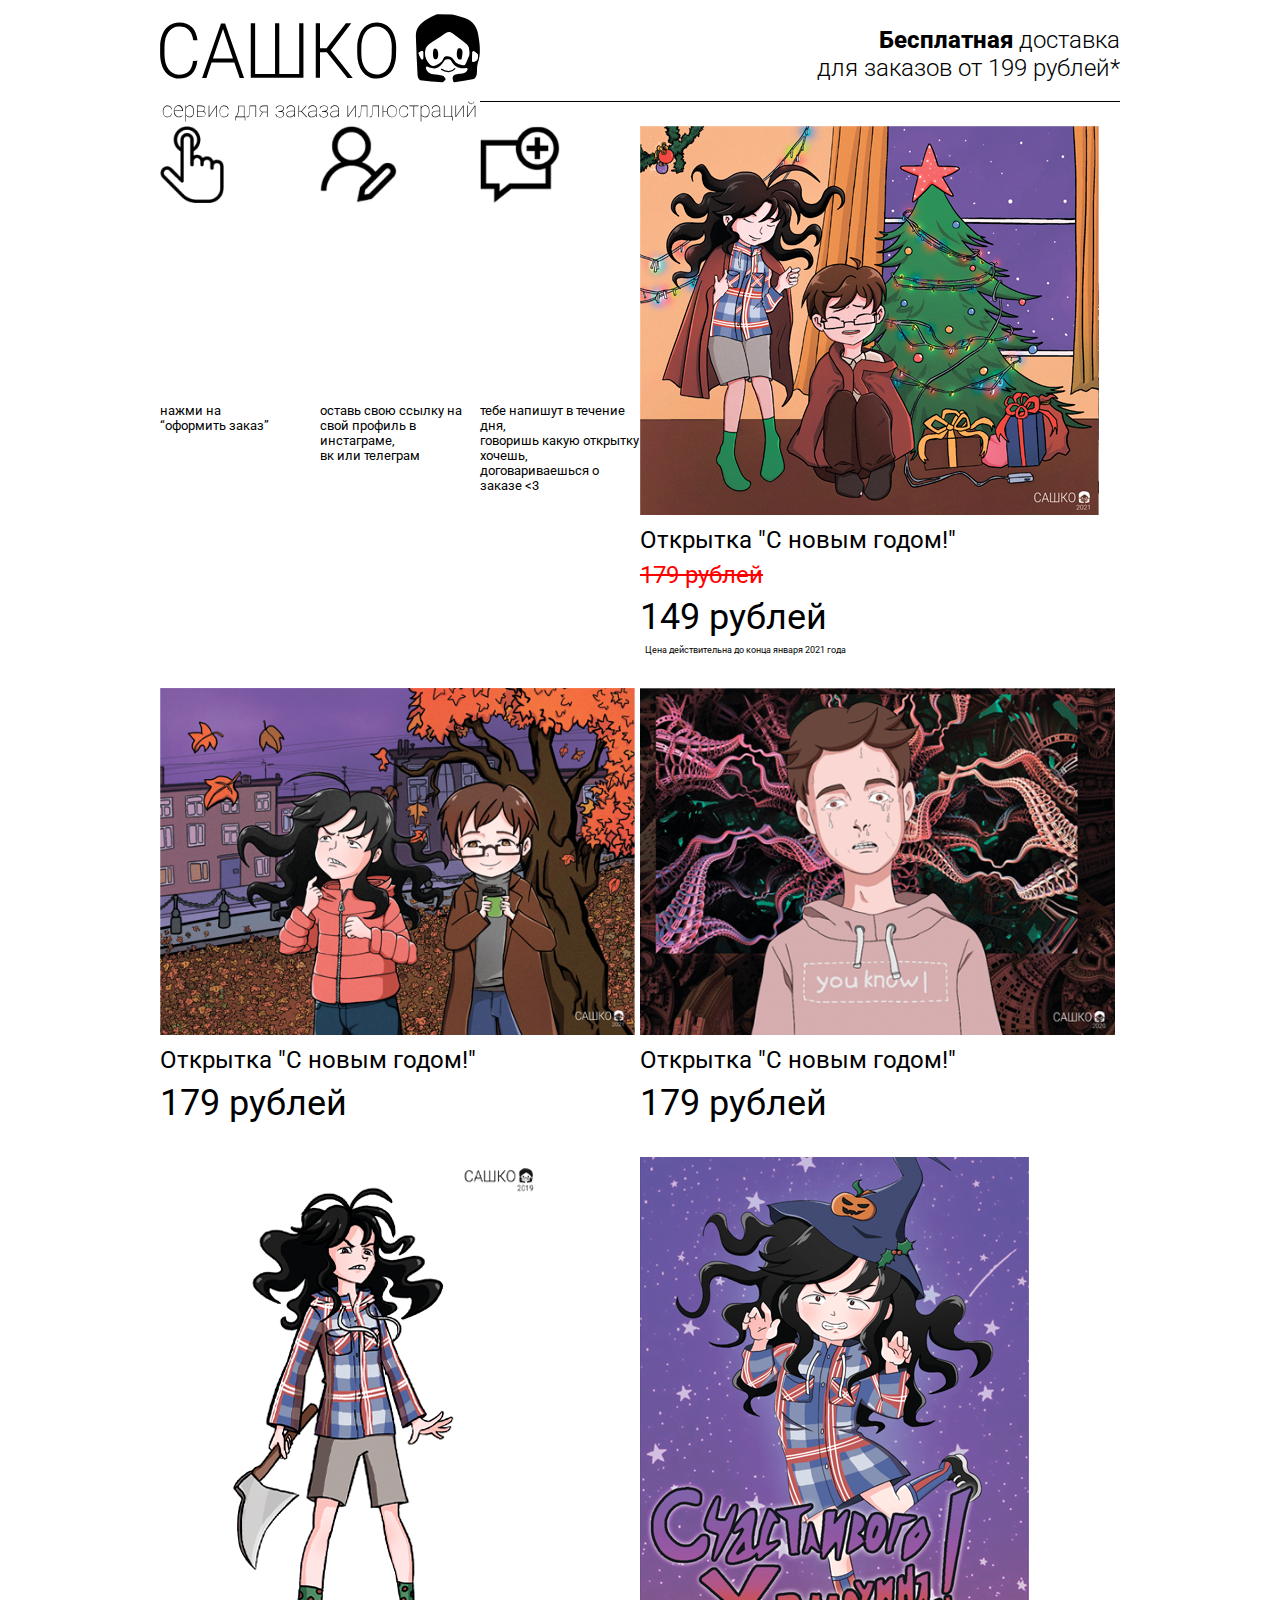
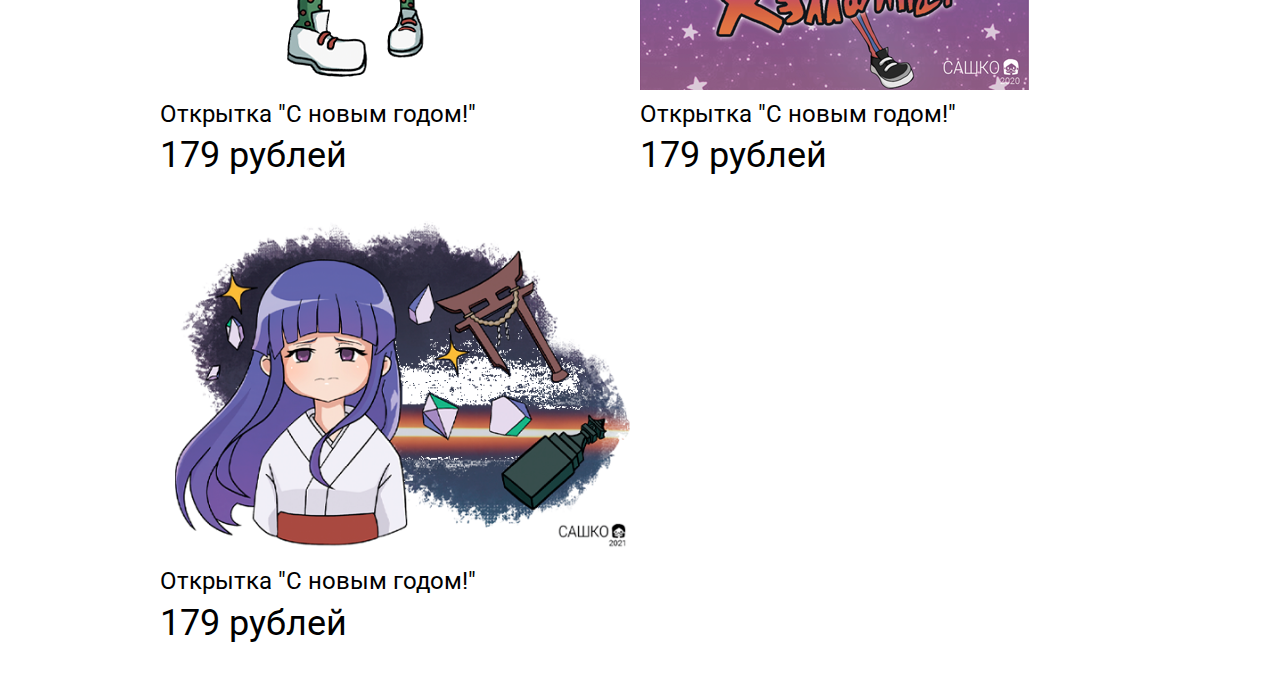
<file: index.html>
<!DOCTYPE html>
<html lang="ru">
<head>
  <meta charset="utf-8">
  <meta name="viewport" content="width=device-width">
  <link href="https://fonts.googleapis.com/css?family=Roboto:100,300&display=swap&subset=cyrillic,cyrillic-ext" rel="stylesheet">
  <link rel="stylesheet" href="style/style.css">
</head>
<body>
<container>
  <header>
    <div class="header-img">
      <img src = "style/img/logo.svg">
    </div>
    <div class="header-text"><span class="bbb">Бесплатная</span> доставка
      <br>для заказов от 199 рублей*</div>
  </header>

  <div class="mobile-header">
    <div class="header-img">
      <img src = "style/img/logo-white.svg" class="img-logo">
    </div>
    <div class="header-text"><span class="bbb">Бесплатная</span> доставка
      <br>для заказов от 199 рублей*</div>
  </div>

  <div class="catalog">
  <div class="howto">
    <div class="howto-title">Как заказать</div>
    <div class="howto-icon">
      <img src = "style/img/main/ht-1.png" class="icon">
    </div>
    <div class="howto-icon">
      <img src = "style/img/main/ht-2.png" class="icon">
    </div>
    <div class="howto-icon">
      <img src = "style/img/main/ht-3.png" class="icon">
    </div>
    <div class="howto-text">нажми на <br>
“оформить заказ”
    </div>
    <div class="howto-text">оставь свою ссылку на <br>
      свой профиль в инстаграме, <br>
      вк или телеграм
    </div>
    <div class="howto-text">тебе напишут в течение дня,<br>
      говоришь какую открытку хочешь, <br>
      договариваешься о заказе <3<br>
    </div>

  </div>
  <!--1-->
  <div class="item">
    <div class="item-img">
    <img src="style/img/items/03.png">
    </div>
    <div class="item-name">
      Открытка "С новым годом!"
    </div>
    <div class="item-old-price">
      <s>179 рублей</s>
    </div>
    <div class="item-new-price">
      149 рублей
    </div>
    <div class="item-description">
      Цена действительна до конца января 2021 года
    </div>

  </div>

  <!--2-->
  <div class="item">
    <div class="item-img">
    <img src="style/img/items/05.png">
    </div>
    <div class="item-name">
      Открытка "С новым годом!"
    </div>
    <div class="item-new-price">
      179 рублей
    </div>

  </div>

  <!--3-->
  <div class="item">
    <div class="item-img">
    <img src="style/img/items/02.png">
    </div>
    <div class="item-name">
      Открытка "С новым годом!"
    </div>
    <div class="item-new-price">
      179 рублей
    </div>

  </div>

  <!--4-->
  <div class="item">
    <div class="item-img">
    <img src="style/img/items/01.png">
    </div>
    <div class="item-name">
      Открытка "С новым годом!"
    </div>
    <div class="item-new-price">
      179 рублей
    </div>

  </div>

  <!--5-->
  <div class="item">
    <div class="item-img">
    <img src="style/img/items/04.png">
    </div>
    <div class="item-name">
      Открытка "С новым годом!"
    </div>
    <div class="item-new-price">
      179 рублей
    </div>

  </div>

  <!--6-->
  <div class="item">
    <div class="item-img">
    <img src="style/img/items/06.png">
    </div>
    <div class="item-name">
      Открытка "С новым годом!"
    </div>
    <div class="item-new-price">
      179 рублей
    </div>


  </div>

</div><!--catalog-->
</container>
</body>
</html>
</file>
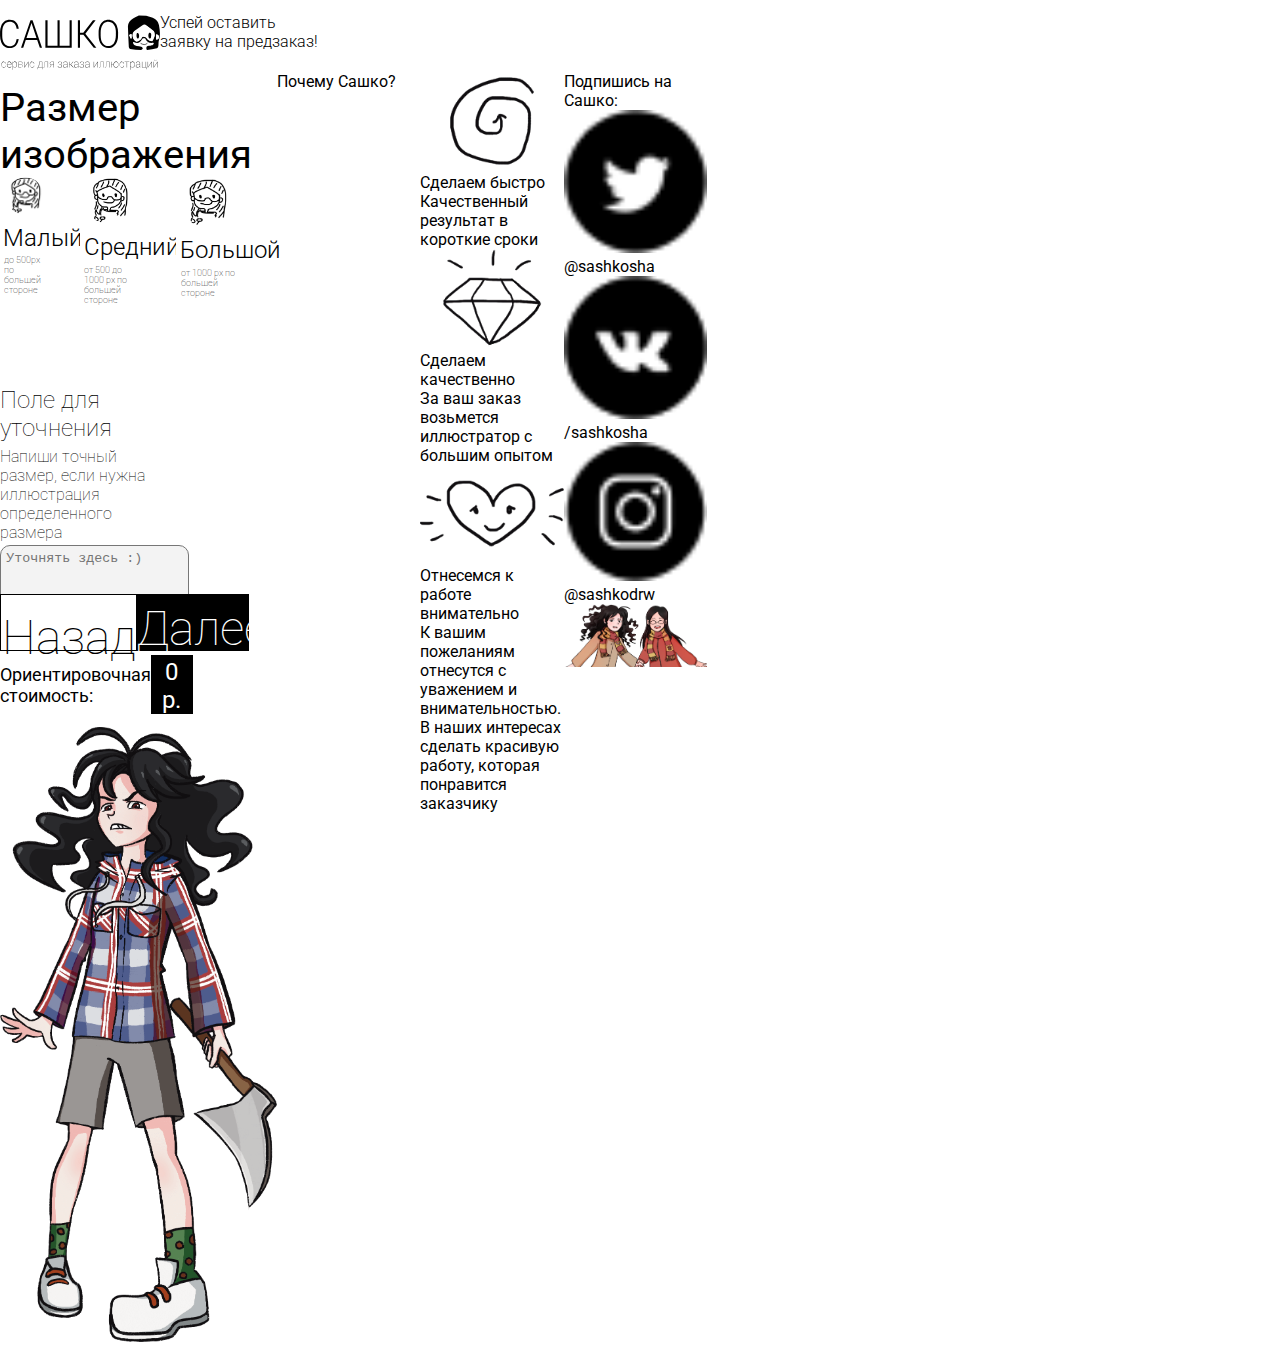
<file: order.html>
<!DOCTYPE html>
<html lang="ru">
<head>
  <meta charset="utf-8">
  <meta name="viewport" content="width=device-width">
  <link href="https://fonts.googleapis.com/css?family=Roboto:100,300&display=swap&subset=cyrillic,cyrillic-ext" rel="stylesheet">
  <link rel="stylesheet" href="style/style.css">
  <link rel="stylesheet" href="style/order.css">
  <script src="order.js"></script>
</head>
<body>
    <div class="main">
        <container>
            <header>
                <div class="logo">
                    <img class="img-logo" src="style/img/logo.svg">
                </div>
                <div class="slogan">Успей оставить заявку на предзаказ!</div>
            </header>

            <div class="main-page">
                <div class="info">
                    <!--Первый вопрос формы-->
                    <div class="page" id="page1">
                        <div class="title">Размер изображения</div>
                        <div class="select">
                            <input style="display:none" type="radio" id="selectsize1" name="size" value="small">
                            <input style="display:none" type="radio" id="selectsize2" name="size" value="middle">
                            <input style="display:none" type="radio" id="selectsize3" name="size" value="big">

                            <label for="selectsize1" id="size1" class="item item-size" data-for="selectsize1">
                                <div class="item-img">
                                    <img class="item" src="style/img/order/example.png">
                                </div>
                                <div class="item-name">Малый</div>
                                <div class="item-description">до 500px по большей стороне</div>
                            </label>

                            <label for="selectsize2" id="size2" class="item item-size" data-for="selectsize2">
                                <div class="item-img">
                                    <img class="item" src="style/img/order/example.png">
                                </div>
                                <div class="item-name">Средний</div>
                                <div class="item-description">от 500 до 1000 px по большей стороне</div>
                            </label>

                            <label for="selectsize3" id="size3" class="item item-size" data-for="selectsize3">
                                <div class="item-img">
                                    <img class="item" src="style/img/order/example.png">
                                </div>
                                <div class="item-name">Большой</div>
                                <div class="item-description">от 1000 px по большей стороне</div>
                            </label>

                            <div class="comment">
                                <div class="comment-title">Поле для уточнения</div>
                                <div class="comment-description">Напиши точный размер, если нужна иллюстрация определенного размера
                                </div>
                                <div class="comment-textarea">
                                    <textarea id="comment" class="txt-comment" placeholder="Уточнять здесь :)"></textarea>
                                </div>
                            </div>
                        </div>
                    </div>
                    <!--Второй вопрос-->
                    <div class="page" id="page2" style="display: none">
                        <div class="title">Сложность арта</div>
                        <div class="select">

                            <input style="display:none" type="radio" id="selectstage1" name="stage" value="sketch">
                            <input style="display:none" type="radio" id="selectstage2" name="stage" value="line">
                            <input style="display:none" type="radio" id="selectstage3" name="stage" value="monochrome">
                            <input style="display:none" type="radio" id="selectstage4" name="stage" value="color">
                            <input style="display:none" type="radio" id="selectstage5" name="stage" value="shading">
                            <!--чекбокс для выбора цветного лайна. выбирается опционально, доступен при заказе всего, кроме скетча -->
                            <input style="display:none" type="checkbox" id="selectcolorline" name="colorline" value="ok">

                            <label for="selectstage1" id="stage1" class="item item-stage" data-for="selectstage1">
                                <div class="item-img">
                                    <img class="item" src="style/img/order/example.png">
                                </div>
                                <div class="item-name">Скетч</div>
                                <div class="item-description">Набросок</div>
                            </label>

                            <label for="selectstage2" id="stage2" class="item item-stage" data-for="selectstage2">
                                <div class="item-img">
                                    <img class="item" src="style/img/order/example.png">
                                </div>
                                <div class="item-name">Лайн</div>
                                <div class="item-description">Обводка</div>
                            </label>

                            <label for="selectstage3" id="stage3" class="item item-stage" data-for="selectstage3">
                                <div class="item-img">
                                    <img class="item" src="style/img/order/example.png">
                                </div>
                                <div class="item-name">Черно-белый арт</div>
                                <div class="item-description">Монохромный арт</div>
                            </label>

                            <label for="selectstage4" id="stage4" class="item item-stage" data-for="selectstage4">
                                <div class="item-img">
                                    <img class="item" src="style/img/order/example.png">
                                </div>
                                <div class="item-name">Цветной арт</div>
                                <div class="item-description">Арт в цвете. Без теней. Плоский.</div>
                            </label>

                            <label for="selectstage5" id="stage5" class="item item-stage" data-for="selectstage5">
                                <div class="item-img">
                                    <img class="item" src="style/img/order/example.png">
                                </div>
                                <div class="item-name">С шейдингом</div>
                                <div class="item-description">С тенями и бликами</div>
                            </label>

                            <label style="display:none" id="colorline" for="selectcolorline" class="item">
                                <div class="item-img">
                                    <img class="item" src="style/img/order/example.png">
                                </div>
                                <div class="item-name">Цветной лайн</div>
                                <div class="item-description">Цвет линии под цвет объекта</div>
                            </label>
                        </div>
                    </div>
                    <!--третья-->
                    <div class="page" id="page3" style="display: none">
                        <div class="title">Техническое задание</div>
                        <div class="select">
                            Размер изображения: 
                            <span id="final_size">
                            </span>
                            <br>
                            Вид арта: 
                            <span id="final_stage">
                            </span>
                            <br>
                            <span id="final_colorline">
                            </span>
                            <br>
                            Ориентировочная стоимость: 
                            <span id="final_result">
                            </span>
                            <br>
                        </div>
                    </div>
                    <div class="buttons">
                        <div class="error"><span class="span-error" id="error"></span></div>
                        <div class="button-back" id="button-back">
                            <span class="button-back-span">Назад</span>
                        </div>

                        <div class="button-ok" id="button-ok">
                            <span class="button-ok-span">Далее</span>
                        </div>

                        <div class="result">
                            <div class="result-text">Ориентировочная стоимость: </div>
                            <div class="result-cost"><span id="cost">0</span> p.</div>
                        </div>
                    </div>
                </div>
                <div class="art"><img class="main-img" src="style/img/main_img.png"></div>

            </div>


            <div class="why">
             Почему Сашко?
         </div>

         <div class="reasons">
            <div class="reason-div">
                <div class="reason-img">
                    <img class="img-reasons" src="style/img/main/speed.png">
                </div>
                <div class="reason-title">
                    Сделаем быстро
                </div>
                <div class="reason-text">
                    Качественный результат в короткие сроки
                </div>
            </div>

            <div class="reason-div">
             <div class="reason-img">
                <img class="img-reasons" src="style/img/main/quality.png">
            </div>
            <div class="reason-title">
                Сделаем качественно
            </div>
            <div class="reason-text">
                За ваш заказ возьмется иллюстратор с большим опытом
            </div>
        </div>
        <div class="reason-div">
            <div class="reason-img">
                <img class="img-reasons" src="style/img/main/care.png">
            </div>
            <div class="reason-title">
                Отнесемся к работе внимательно
            </div>
            <div class="reason-text">
                К вашим пожеланиям отнесутся с уважением и внимательностью. В наших интересах сделать красивую работу, которая понравится заказчику
            </div>
        </div>

    </div>

    <footer>
        <div class="footer-subscribe">

            Подпишись на Сашко:

            <div class="subscr">
                <img onclick="location.href='http://twitter.com/sashkosha'" src="style/img/twitter.png">
                @sashkosha
            </div>
            <div class="subscr">
                <img onclick="location.href='http://vk.com/sashkosha'" src="style/img/vk.png">
                /sashkosha
            </div>
            <div class="subscr">
                <img onclick="location.href='http://instagram.com/sashkodrw'" src="style/img/instagram.png">
                @sashkodrw
            </div>
        </div>

        <div class="footer-image">
            <img class="img-icon" src="style/img/footer.png">
        </div>
    </footer>


</container>
</div>
</body>
</html>
</file>
<file: style/style.css>
* {
    padding: 0;
    margin: 0;
}

img{
    width: 100%;
    height: 100%;
}

img.icon{
  width:80%;
}

span.bbb{
  font-weight: 800;
}


container {
    font-family: 'Roboto';
    display: grid;
    grid-template-columns: repeat(8, 1fr);
    grid-template-rows: minmax(2%, auto);
/*/ / background-color: #FED6BC;*/

}

header {
    grid-column: 1/-1;
/*/ / background-color: #DEF7FE;*/
    display: grid;
    grid-template-columns: repeat(8, 1fr);
    margin-top: 1%;
    font-weight: 300;
}

.mobile-header{
  display: none;

}

.header-img {
    grid-column: 2/4;
    width: 100%;
    justify-self: start;
    align-self: center;
/*/ / background-color: #FFFADD;*/

}

.header-text{
  grid-column: 4/8;
  justify-self: stretch; /*чтобы полоска была на весь блок*/
  font-size: 24px;
  align-self: start;
  text-align: right;
  margin-top: 2%;
  padding-bottom: 3%;
  border-bottom: 1px solid black; /*черная полоска*/
}
.catalog{
  grid-column: 2/8;
  display: grid;
  grid-template-columns: repeat(2, 1fr);
}
.howto{
  display: grid;
  grid-template-columns: repeat(3, 1fr);
}

.howto-title{
  display:none;
}

.howto-icon{
  justify-self: start;
  align-self: start;
}

.howto-text{
  font-size: 13px;
}

.item{
  justify-self:start;
  padding-bottom: 7%;
  padding-right: 1%;
}

.item-img{

}

.item-name{
  padding-top: 1.5%;
  font-size: 24px;
}

.item-old-price{
  padding-top: 1.5%;
  font-size: 24px;
  color: red;
  f
}

.item-new-price{
  padding-top: 1.5%;
  font-size: 36px;
}

.item-description{
  padding-top: 1.5%;
  padding-left:1%;
  font-size: 9px;
}



/*700*/
@media (max-width: 700px) {
  header{
    display: none;
  }

  .mobile-header{
    background-color: #443D3D;
    grid-column: 1/-1;
  /*/ / background-color: #DEF7FE;*/
    display: grid;
    grid-template-columns: repeat(8, 1fr);
    grid-template-rows: 0.5fr;
    font-weight: 300;
    height: 100%;
  }

  .header-img {
      grid-column: 2/5;
      width: 100%;
      justify-self: start;
      align-self: center;

  }

  .header-text{
    grid-column: 5/8;
    color: white;
    font-size: 11px;
    align-self: start;
    text-align: right;
    border-bottom: 0px;
  }

  .img-logo{
    width: 80%;
  }

  .catalog{
    grid-column: 2/8;
    display: grid;
    grid-template-columns: repeat(1, 1fr);
  }
  .howto{
    display: grid;
    grid-template-columns: repeat(3, 1fr);
  }

  .howto-title{
    display:block;
    font-size: 24px;
    grid-column: 1/-1;
  }

  .howto-icon{
    justify-self: start;
    align-self: start;
  }

  img.icon{
    width: 30%;
  }

  .howto-text{
    font-size: 12px;
  }

  .item{
    justify-self:start;
    padding-bottom: 7%;
    padding-right: 1%;
  }
</file>
<file: style/order.css>
.info {
    grid-template-rows: 66% 34%;
}

.page {
	display: grid;
    grid-template-rows: 20% 80%;
}

.select{
	padding-top: 0%;
	display:grid;
	grid-template-columns: repeat(3, 1fr);
	grid-template-rows: 50% 50%;
	width: 90%;
}

.buttons{
	margin-top: 3%;
	width: 90%;
	display: grid;
	grid-template-columns: repeat(3, 1fr);
	grid-template-rows: 7% 40% 20%; 
}
.title{
	justify-self: start;
    font-size: 40px;
    padding-top: 4.4%;
}

.item{
	padding: 4%;
	background-color: #ffffff;
	border-radius: 19px;
	width: 55%;
	height: 97%;
	margin-bottom: 5%;
	cursor: pointer;
}
.item-img{
	justify-content: center;
	text-align: center;
}
img.item{
	width:84%;
}
.item-name{
	padding-top: 3%;
	font-size: 1.5em;
	font-weight: 300;
}

.item-description{
	padding-top: 7%;
	font-weight: 100;
}
.comment{
	padding-top: 4.5%;
	grid-column: 1/3;

}
.comment-title{
	padding-top: 2%;
	font-weight: 100;
	font-size: 1.5em;
}

.comment-description{
	padding-top: 3%;
	font-weight: 100;
}
.comment-textarea{
	padding-top: 1.7%;
}

textarea.txt-comment{
padding: 3%;
width: 100%;
height: 70px;
border-radius: 10px;
resize: none;
background-color: #f3f3f3;
outline: none;
}
.error{
	grid-column: 2/-1;
	justify-self: end;
}
.span-error{
	color: #cd5555;
}
.button-back{
	padding-top: 10%;
    padding-bottom: 5%;
	grid-column: 1/2;
	background-color: #ffffff;
	border: 1px solid black;
	text-align: center;
    width: 100%;
    cursor: pointer;
    font-weight: 100;
}

span.button-back-span{
    color: #000000;
    font-size: 48px;
    white-space: nowrap;
}

.button-ok{
	padding-top: 5%;
    padding-bottom: 5%;
	grid-column: 2/-1;
	background-color: #000000;
	text-align: center;
    width: 100%;
    cursor: pointer;
    font-weight: 100;
}

span.button-ok-span{
    color: #FFFFFF;
    font-size: 48px;
    white-space: nowrap;
}

.result{
	padding-top: 2.3%;
	grid-column: 1/3;
	display: grid;
	grid-template-columns: 1fr 1fr;
}

.result-text{
	grid-column: 1/2;
	justify-self:start;
	align-self: center;
	font-size: 18px;
	padding-top: 3%;
	padding-bottom: 3%;

}

.result-cost{
	grid-column: 2/-1;
	background-color: black;
	color: white;
	text-align: center;
	font-size: 24px;
	justify-self:start;
	align-self: stretch;
	padding: 5.2% 6% 1%;
}
</file>
